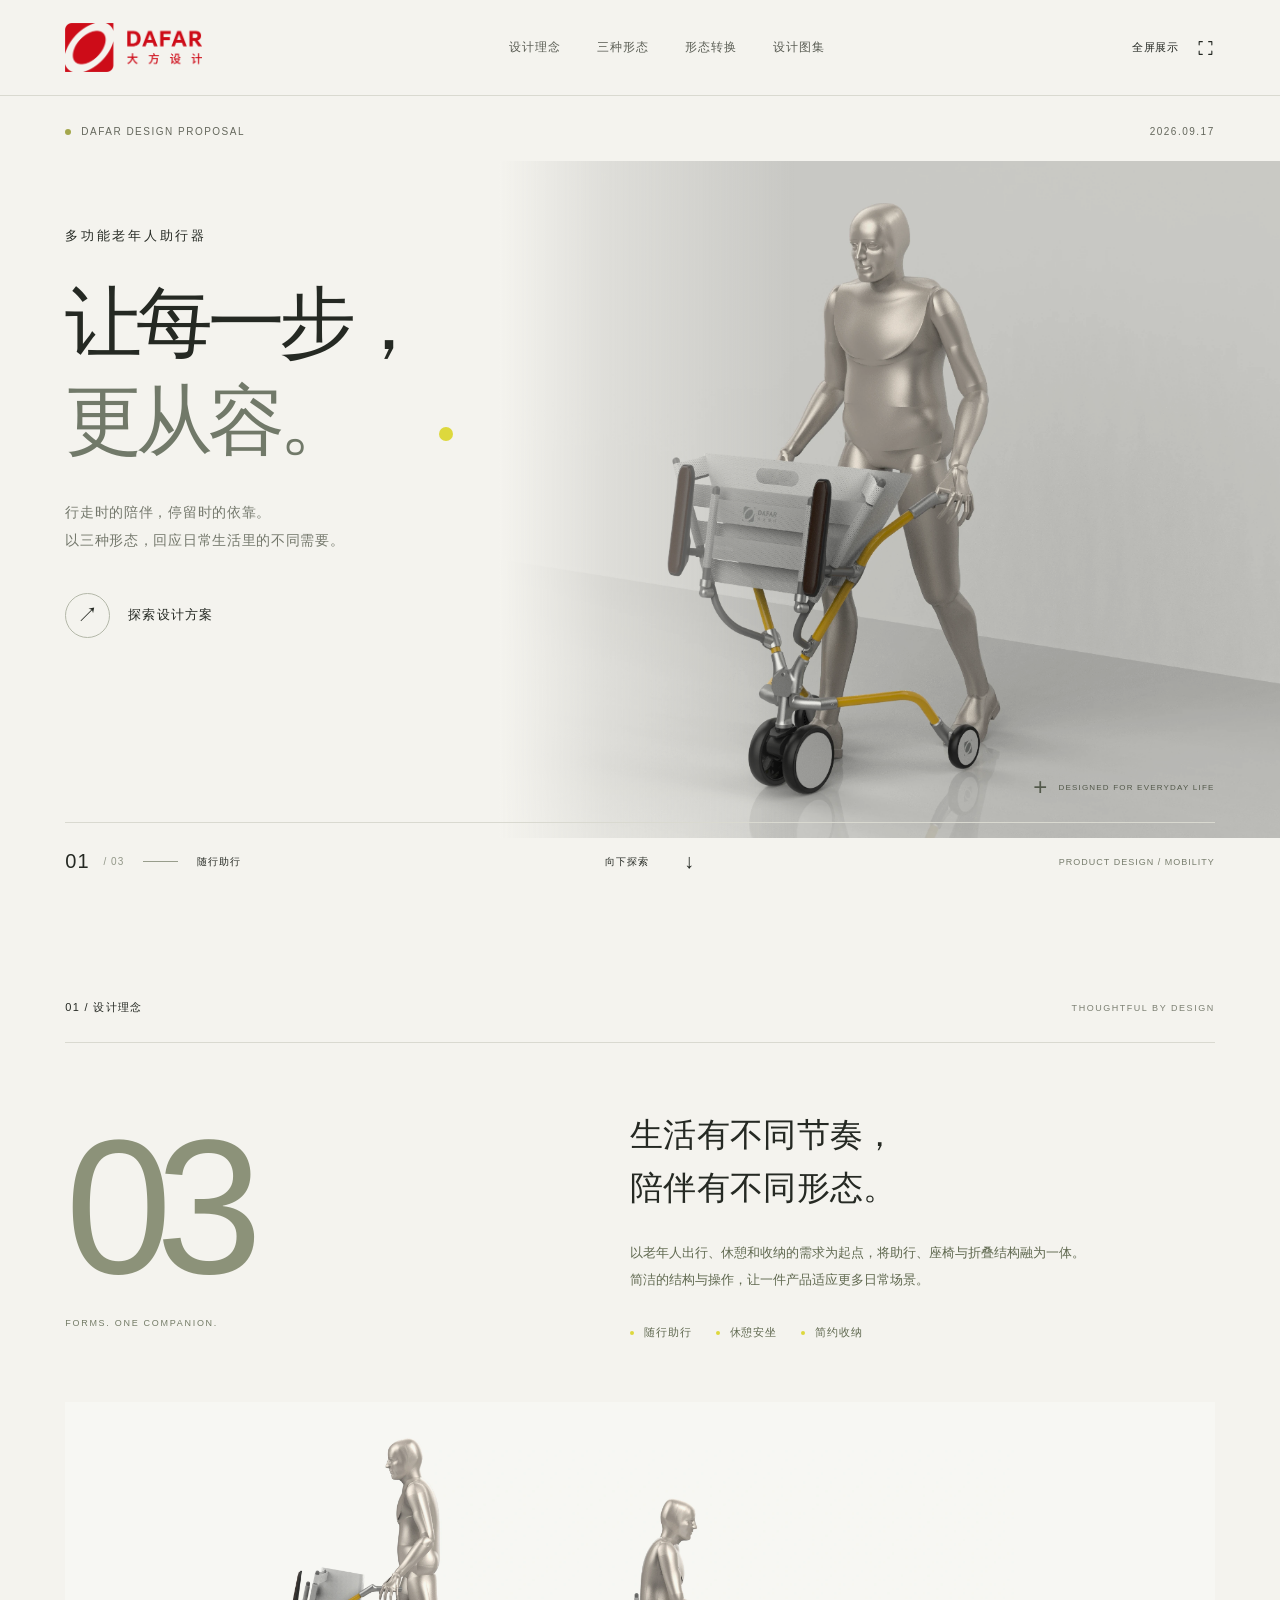
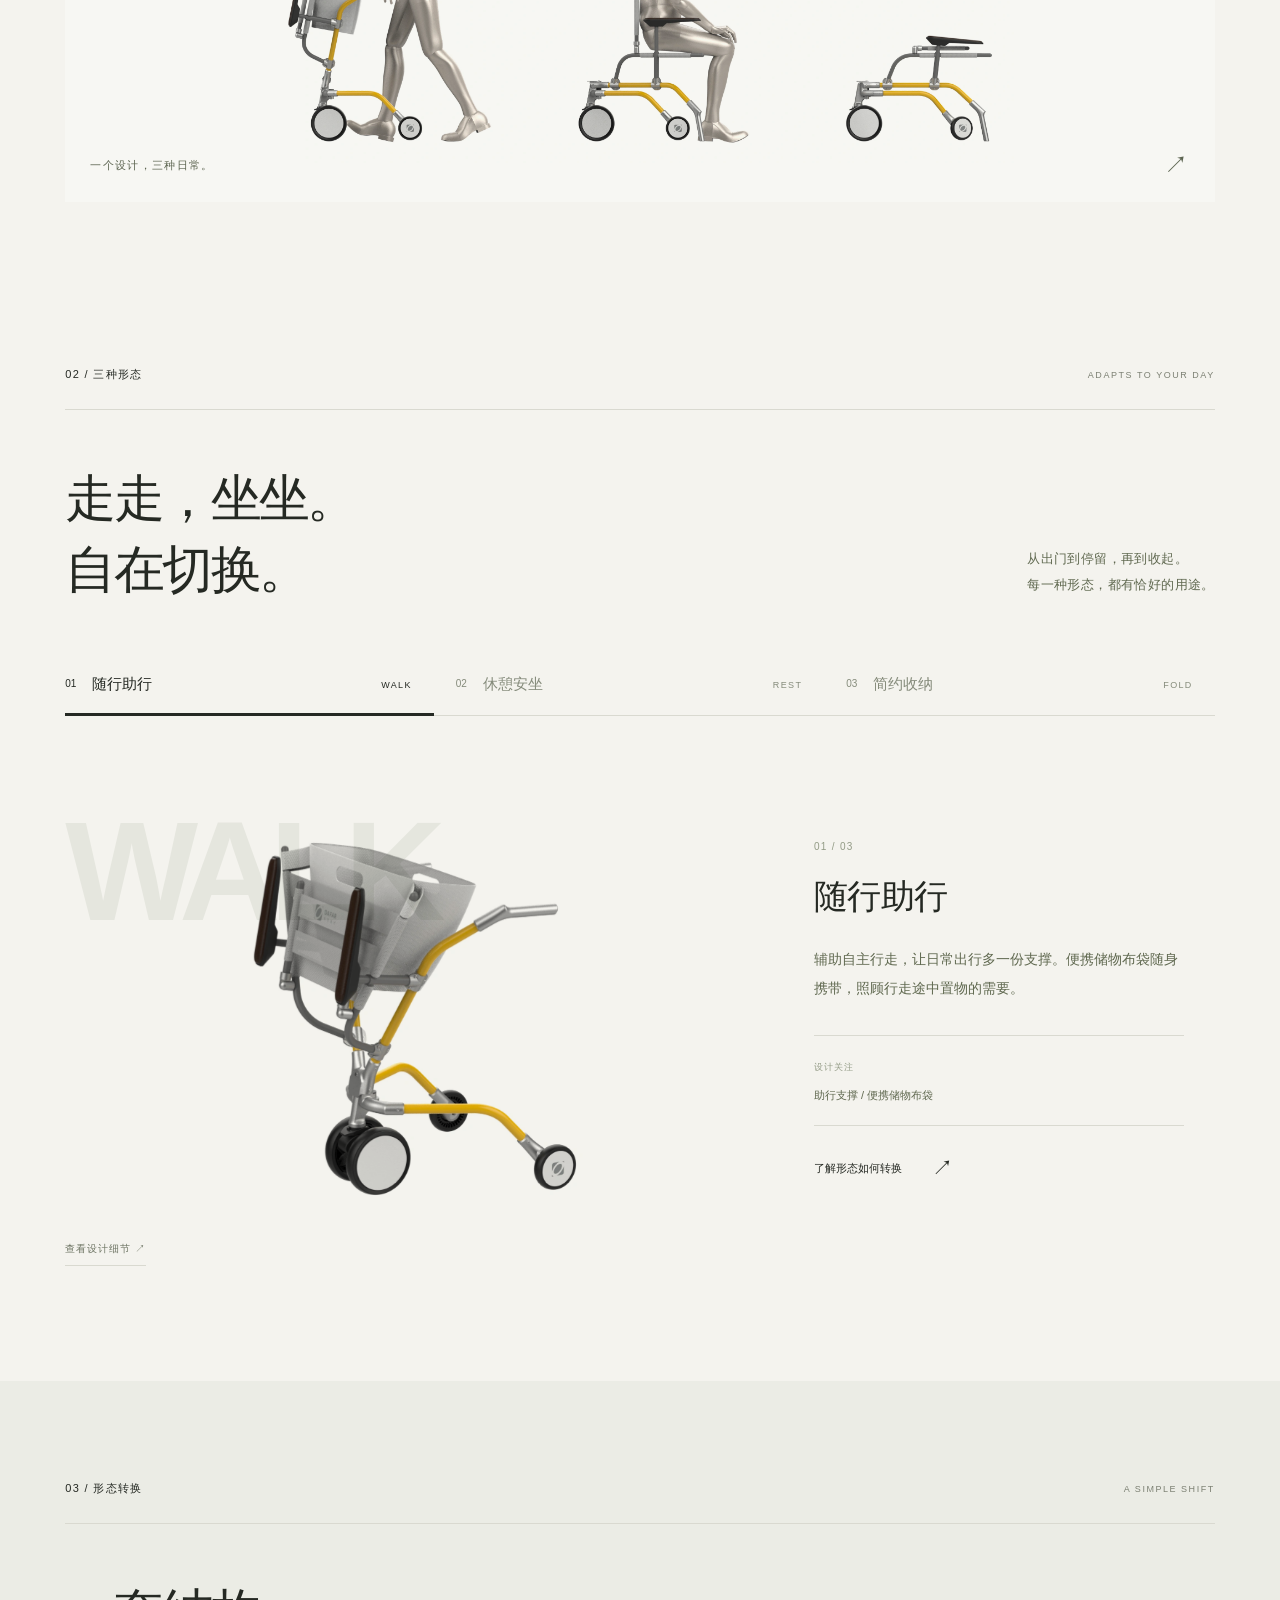
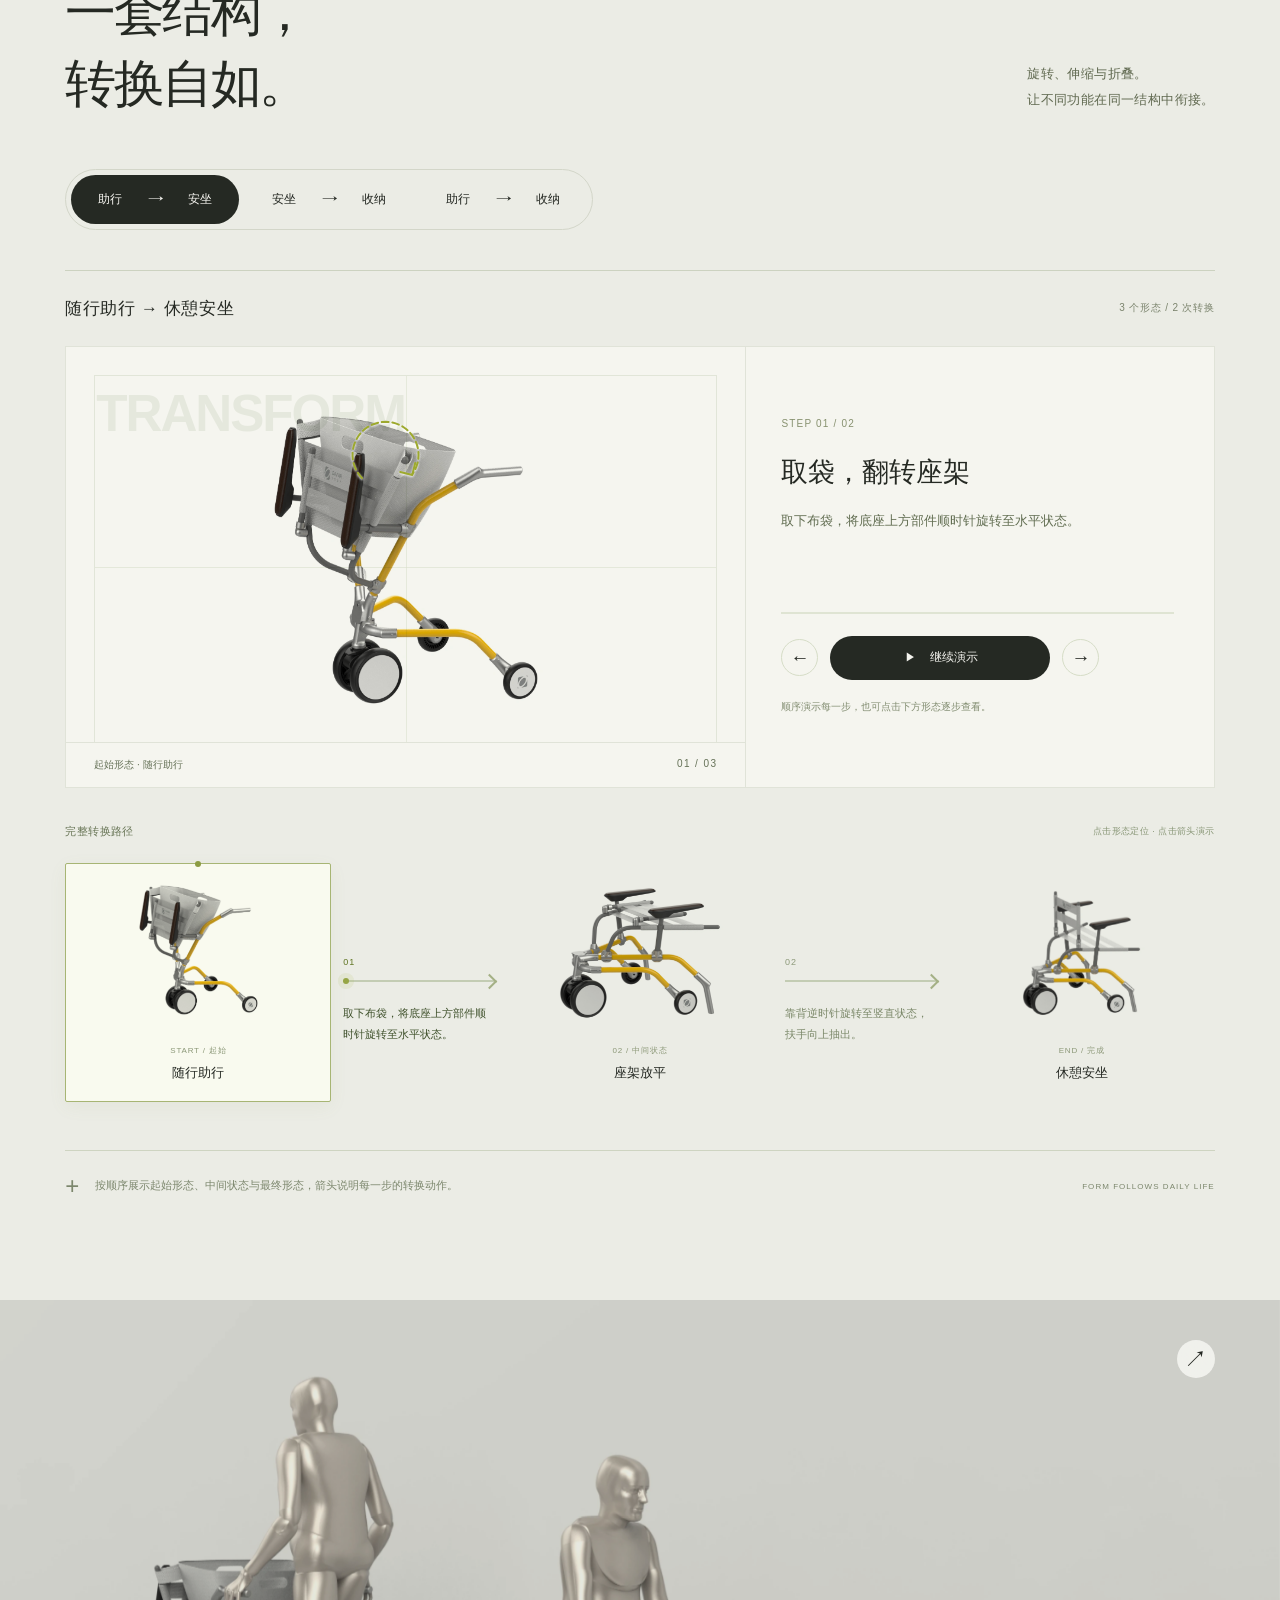
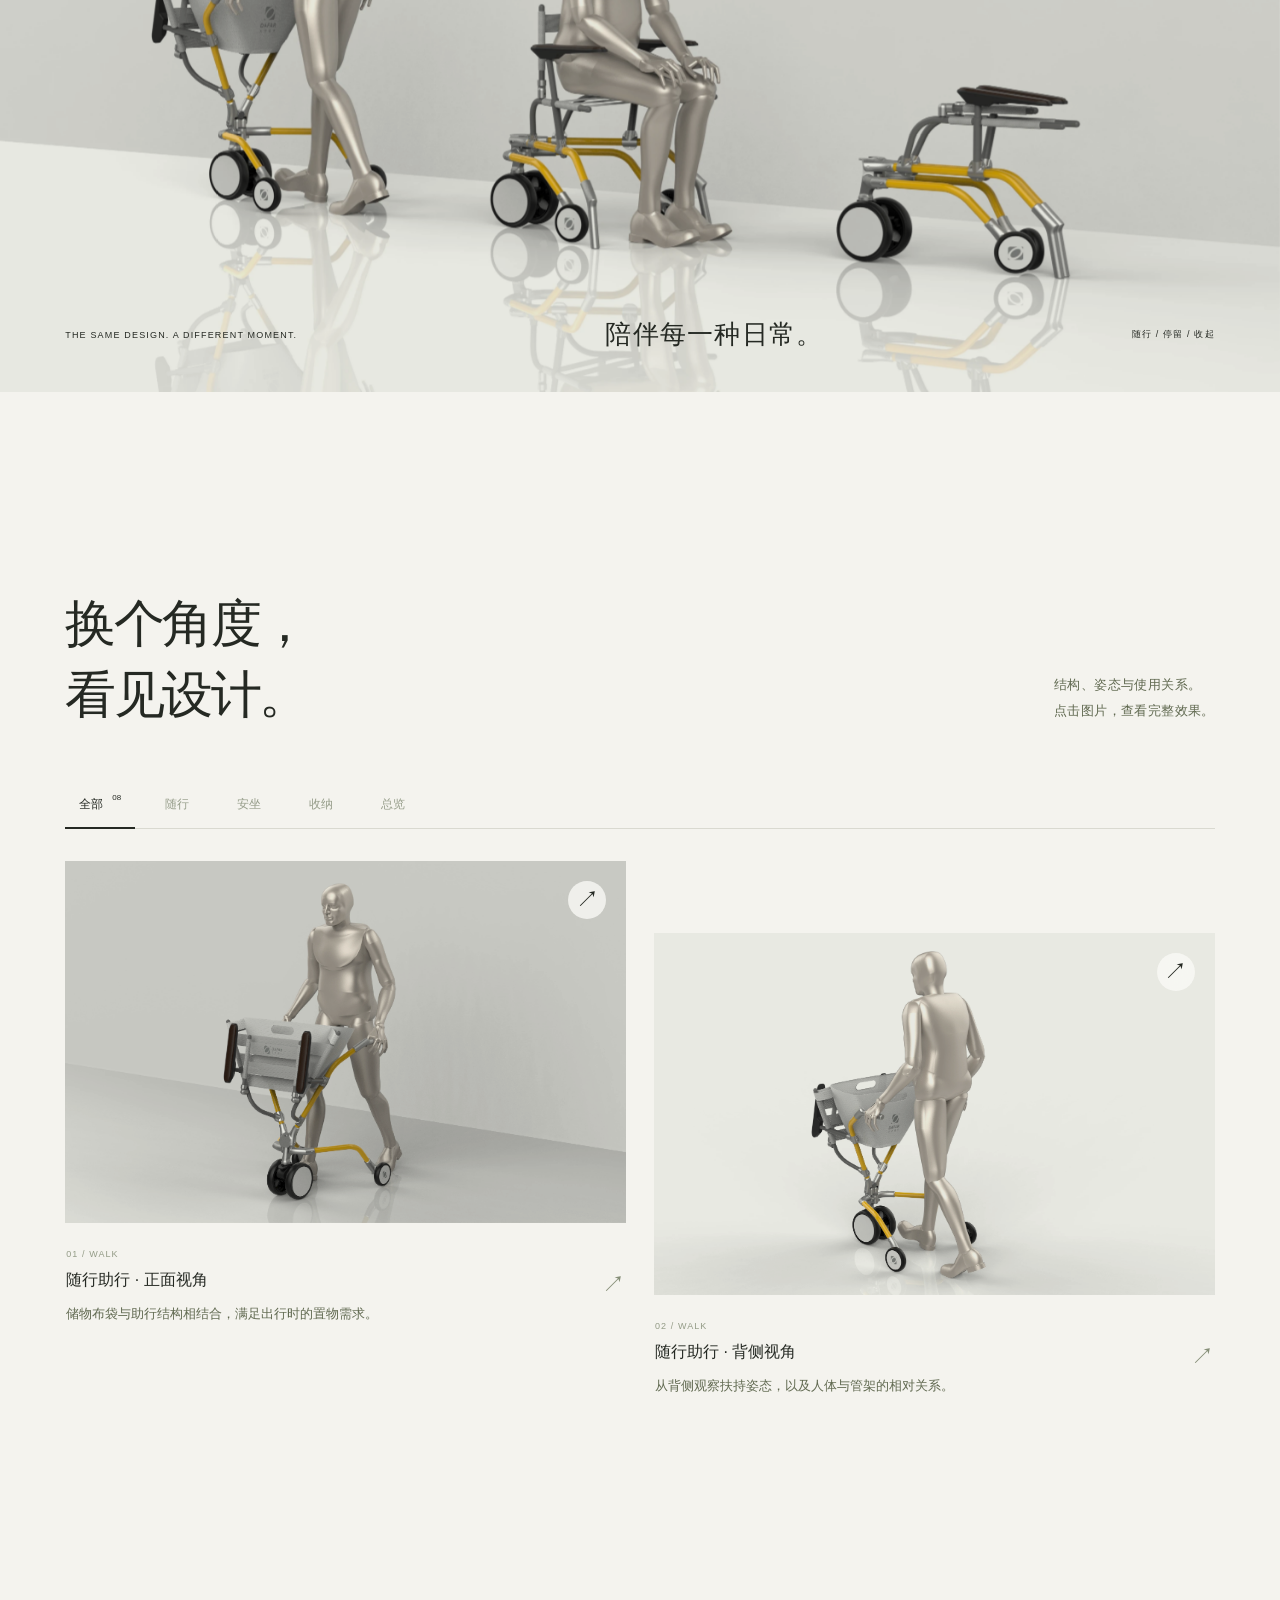
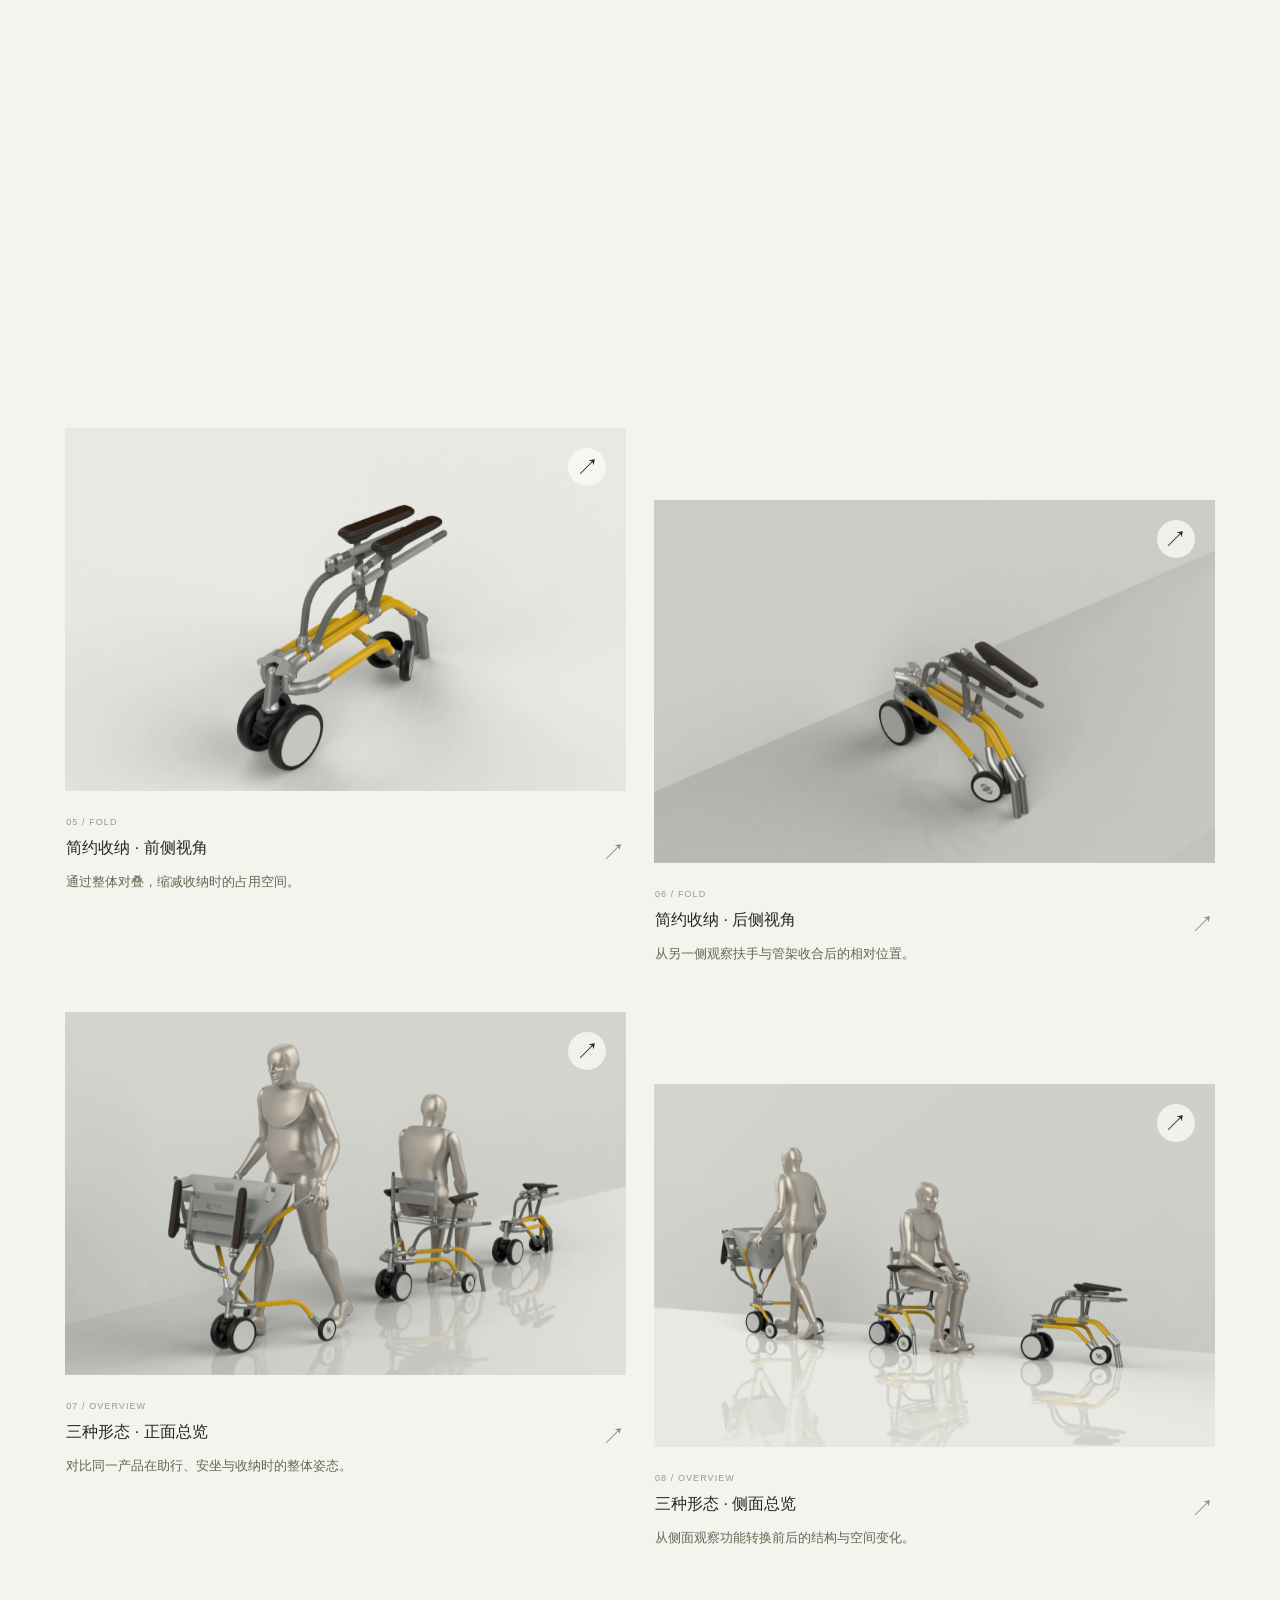
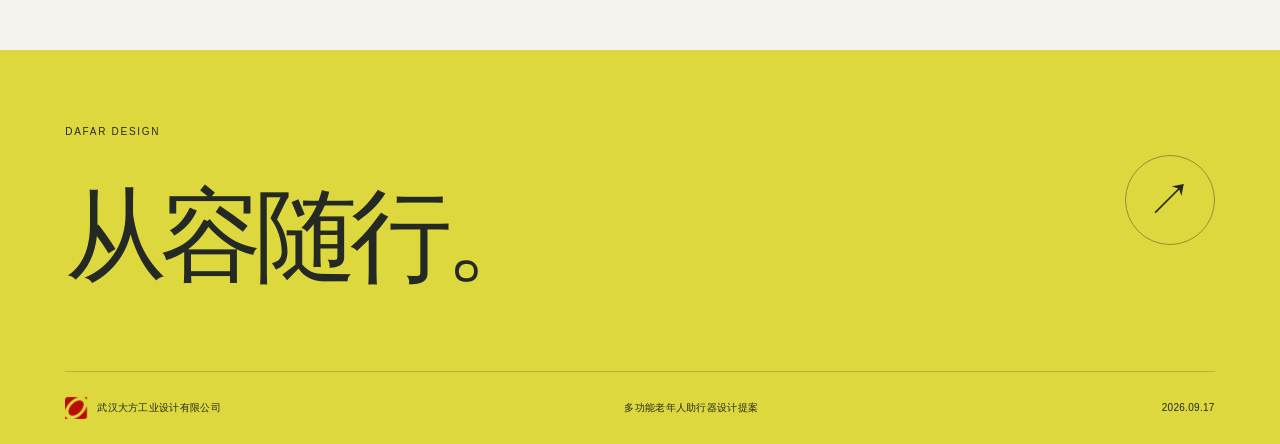
<file: index.html>
<!doctype html>
<html lang="zh-CN">
<head>
  <meta charset="UTF-8">
  <meta name="viewport" content="width=device-width, initial-scale=1">
  <meta name="proposal-version" content="20260918-1">
  <meta name="theme-color" content="#f4f3ee">
  <meta name="description" content="大方设计 · 多功能老年人助行器设计提案。随行助行、休憩安坐、简约收纳，让日常出行更加从容。">
  <title>从容随行 · 多功能老年人助行器 | 大方设计</title>
  <link rel="icon" href="assets/favicon.png">
  <link rel="stylesheet" href="style.css?v=20260918-1">
</head>
<body>
  <a class="skip-link" href="#concept">跳至方案内容</a>
  <div id="reading-progress" aria-hidden="true"></div>
  <header class="header">
    <a class="brand" href="#top" aria-label="大方设计，返回首页"><img src="assets/dafar-logo.png" width="1168" height="412" alt="DAFAR 大方设计"></a>
    <nav class="nav-links" aria-label="提案导航"><a href="#concept">设计理念</a><a href="#modes">三种形态</a><a href="#transformation">形态转换</a><a href="#gallery">设计图集</a></nav>
    <button class="presentation-button" id="fullscreen" aria-label="进入全屏展示"><span data-fullscreen-label>全屏展示</span><svg viewBox="0 0 24 24" aria-hidden="true"><path d="M8 4H4v4m12-4h4v4M4 16v4h4m12-4v4h-4"/></svg></button>
  </header>

  <main>
    <section class="hero" id="top" aria-labelledby="hero-title">
      <div class="hero-meta"><span><i></i> DAFAR DESIGN PROPOSAL</span><span>2026.09.17</span></div>
      <div class="hero-copy">
        <p class="eyebrow hero-enter">多功能老年人助行器</p>
        <h1 id="hero-title" class="hero-enter">让每一步，<br><span>更从容。</span><span class="title-dot" aria-hidden="true"></span></h1>
        <p class="hero-description hero-enter">行走时的陪伴，停留时的依靠。<br>以三种形态，回应日常生活里的不同需要。</p>
        <a class="hero-link hero-enter" href="#modes"><span class="circle-arrow">↗</span><span>探索设计方案</span></a>
      </div>
      <button class="hero-visual" data-open-image="walk-front" aria-label="放大查看：随行助行正面效果图">
        <img src="assets/render-11.webp" alt="银灰与黄色管架的助行器，配备储物布袋，展示随行助行状态" width="3000" height="1941" fetchpriority="high">
        <span class="visual-caption"><span class="tiny-cross">+</span> DESIGNED FOR EVERYDAY LIFE</span>
        <span class="image-expand" aria-hidden="true">↗</span>
      </button>
      <div class="hero-bottom"><span class="hero-index"><b>01</b><span>/ 03</span><span class="index-line"></span> 随行助行</span><a href="#concept" class="scroll-cue">向下探索 <span>↓</span></a><span class="hero-category">PRODUCT DESIGN / MOBILITY</span></div>
    </section>

    <section class="concept section-pad" id="concept" aria-labelledby="concept-title">
      <div class="section-eyebrow light reveal"><span>01 / 设计理念</span><span>THOUGHTFUL BY DESIGN</span></div>
      <div class="concept-grid">
        <div class="concept-number reveal" aria-label="三种形态"><span>0</span>3<small>FORMS. ONE COMPANION.</small></div>
        <div class="concept-copy reveal"><h2 id="concept-title">生活有不同节奏，<br>陪伴有不同形态。</h2><p>以老年人出行、休憩和收纳的需求为起点，将助行、座椅与折叠结构融为一体。简洁的结构与操作，让一件产品适应更多日常场景。</p><div class="concept-words"><span>随行助行</span><span>休憩安坐</span><span>简约收纳</span></div></div>
      </div>
      <button class="concept-overview reveal" data-open-image="overview" aria-label="放大查看：三种形态对比"><img src="assets/form-03.webp" alt="助行器的助行、安坐和收纳三种形态并排对比" width="3000" height="1941" loading="lazy"><span class="overview-note">一个设计，三种日常。<span>↗</span></span></button>
    </section>

    <section class="modes section-pad" id="modes" aria-labelledby="modes-heading">
      <div class="section-eyebrow reveal"><span>02 / 三种形态</span><span>ADAPTS TO YOUR DAY</span></div>
      <div class="section-heading reveal"><h2 id="modes-heading">走走，坐坐。<br>自在切换。</h2><p>从出门到停留，再到收起。<br>每一种形态，都有恰好的用途。</p></div>
      <div class="mode-tabs reveal" role="tablist" aria-label="选择使用形态"><button id="mode-tab-0" role="tab" data-mode="0" aria-selected="true" aria-controls="mode-panel"><span>01</span>随行助行<small>WALK</small></button><button id="mode-tab-1" role="tab" data-mode="1" aria-selected="false" aria-controls="mode-panel" tabindex="-1"><span>02</span>休憩安坐<small>REST</small></button><button id="mode-tab-2" role="tab" data-mode="2" aria-selected="false" aria-controls="mode-panel" tabindex="-1"><span>03</span>简约收纳<small>FOLD</small></button></div>
      <div id="mode-panel" class="mode-panel reveal" role="tabpanel" aria-labelledby="mode-tab-0" tabindex="0">
        <div class="mode-stage"><span id="mode-en" aria-hidden="true">WALK</span><button id="mode-open" data-open-image="walk-form" aria-label="放大当前形态图片"><img id="mode-image" src="assets/form-04.webp" width="1000" height="1000" alt="随行助行形态" loading="lazy"><span class="mode-image-hint">查看设计细节 ↗</span></button></div>
        <div class="mode-copy"><span class="mode-number" id="mode-number">01 / 03</span><h3 id="mode-title">随行助行</h3><p id="mode-description">辅助自主行走，让日常出行多一份支撑。便携储物布袋随身携带，照顾行走途中置物的需要。</p><div class="mode-detail"><span class="small-label">设计关注</span><p id="mode-detail">助行支撑 / 便携储物布袋</p></div><a href="#transformation" class="text-link">了解形态如何转换 <span>↗</span></a></div>
      </div>
    </section>

    <section class="transformation section-pad" id="transformation" aria-labelledby="transformation-heading">
      <div class="section-eyebrow reveal"><span>03 / 形态转换</span><span>A SIMPLE SHIFT</span></div>
      <div class="section-heading reveal"><h2 id="transformation-heading">一套结构，<br>转换自如。</h2><p>旋转、伸缩与折叠。<br>让不同功能在同一结构中衔接。</p></div>
      <div class="route-tabs reveal" role="tablist" aria-label="选择形态转换路径"><button id="route-tab-0" data-route="0" role="tab" aria-selected="true" aria-controls="route-panel">助行 <span>↗</span> 安坐</button><button id="route-tab-1" data-route="1" role="tab" aria-selected="false" aria-controls="route-panel" tabindex="-1">安坐 <span>↗</span> 收纳</button><button id="route-tab-2" data-route="2" role="tab" aria-selected="false" aria-controls="route-panel" tabindex="-1">助行 <span>↗</span> 收纳</button></div>
      <div id="route-panel" class="flow-panel" role="tabpanel" aria-labelledby="route-tab-0">
        <div class="flow-heading"><h3 id="route-title">随行助行 → 休憩安坐</h3><span id="flow-route-count">3 个形态 / 2 次转换</span></div>
        <div class="flow-player">
          <div id="flow-stage" class="flow-stage">
            <span class="flow-stage-grid" aria-hidden="true"></span><span class="flow-stage-word" aria-hidden="true">TRANSFORM</span>
            <button id="flow-image-button" class="flow-image-button" data-open-image="walk-form" aria-label="放大查看当前流程形态"><img id="flow-outgoing" src="assets/form-04.webp" alt="" aria-hidden="true"><img id="flow-image" src="assets/form-04.webp" alt="随行助行起始形态"><span class="flow-zoom-hint">查看当前形态 ↗</span></button>
            <div id="flow-motion" class="flow-motion" aria-hidden="true"><svg class="motion-arc" viewBox="0 0 120 120"><path class="motion-path" d="M28 88 A44 44 0 1 1 95 83"/><path d="m79 80 16 4 4-16"/></svg><svg class="motion-lift" viewBox="0 0 160 120"><path d="M35 95V25m-10 12 10-12 10 12M125 95V25m-10 12 10-12 10 12"/></svg><svg class="motion-collapse" viewBox="0 0 200 80"><path d="M8 40h60m-14-12 14 12-14 12m138-12h-60m14-12-14 12 14 12"/></svg></div>
            <div class="flow-stage-caption"><span id="flow-state-caption">起始形态 · 随行助行</span><span id="flow-state-index">01 / 03</span></div>
          </div>
          <div class="flow-narrative">
            <p id="flow-operation-kicker" class="flow-kicker">START / 起始形态</p><h4 id="flow-operation-title">随行助行</h4><p id="flow-operation-text">搭配储物布袋的随行助行状态。</p>
            <div class="flow-operation-progress" aria-hidden="true"><span id="flow-progress"></span></div>
            <div class="flow-controls"><button id="flow-prev" class="flow-control-arrow" aria-label="上一个形态">←</button><button id="flow-play" class="flow-play" aria-label="播放转换过程"><span id="flow-play-icon" aria-hidden="true">▶</span><span id="flow-play-label">播放转换过程</span></button><button id="flow-next" class="flow-control-arrow" aria-label="下一个形态">→</button></div>
            <p class="flow-control-note">顺序演示每一步，也可点击下方形态逐步查看。</p>
            <p id="flow-announcement" class="sr-only" role="status" aria-live="polite"></p>
          </div>
        </div>
        <div class="flow-overview-heading"><span>完整转换路径</span><span>点击形态定位 · 点击箭头演示</span></div>
        <div id="route-steps" class="flow-storyboard" aria-label="完整转换路径"></div>
      </div>
      <div class="process-note reveal"><span class="tiny-cross">+</span><p>按顺序展示起始形态、中间状态与最终形态，箭头说明每一步的转换动作。</p><span>FORM FOLLOWS DAILY LIFE</span></div>
    </section>

    <section class="feature-spread" aria-label="三种形态综合效果">
      <button data-open-image="three-side" class="feature-image" aria-label="放大查看：三种形态侧面总览"><img src="assets/render-17.webp" width="3000" height="1941" loading="lazy" alt="助行、安坐与折叠收纳三种状态的侧面总览"><span class="image-expand" aria-hidden="true">↗</span></button>
      <div class="feature-caption"><span>THE SAME DESIGN. A DIFFERENT MOMENT.</span><h2>陪伴每一种日常。</h2><span>随行 / 停留 / 收起</span></div>
    </section>

    <section class="gallery section-pad" id="gallery" aria-labelledby="gallery-heading">
      <div class="section-eyebrow reveal"><span>04 / 多角度效果图</span><span>A CLOSER LOOK</span></div>
      <div class="section-heading reveal"><h2 id="gallery-heading">换个角度，<br>看见设计。</h2><p>结构、姿态与使用关系。<br>点击图片，查看完整效果。</p></div>
      <div class="gallery-filters" role="group" aria-label="筛选效果图"><button data-gallery-filter="all" aria-pressed="true">全部 <sup>08</sup></button><button data-gallery-filter="walk" aria-pressed="false">随行</button><button data-gallery-filter="sit" aria-pressed="false">安坐</button><button data-gallery-filter="store" aria-pressed="false">收纳</button><button data-gallery-filter="overview" aria-pressed="false">总览</button></div>
      <div class="gallery-grid">
        <figure class="gallery-item reveal" data-category="walk"><button data-open-image="walk-front" aria-label="放大：随行助行，正面视角"><img src="assets/render-11.webp" width="3000" height="1941" loading="lazy" alt="随行助行正面效果，展示储物布袋与手握位置"><span class="image-expand">↗</span></button><figcaption><div><span class="small-label">01 / WALK</span><h3>随行助行 · 正面视角</h3><p>储物布袋与助行结构相结合，满足出行时的置物需求。</p></div><span>↗</span></figcaption></figure>
        <figure class="gallery-item reveal" data-category="walk"><button data-open-image="walk-rear" aria-label="放大：随行助行，背侧视角"><img src="assets/render-10.webp" width="3000" height="1941" loading="lazy" alt="随行助行背侧效果，展示人体与助行器的位置关系"><span class="image-expand">↗</span></button><figcaption><div><span class="small-label">02 / WALK</span><h3>随行助行 · 背侧视角</h3><p>从背侧观察扶持姿态，以及人体与管架的相对关系。</p></div><span>↗</span></figcaption></figure>
        <figure class="gallery-item reveal" data-category="sit"><button data-open-image="sit-front" aria-label="放大：休憩安坐，正面视角"><img src="assets/render-13.webp" width="3000" height="1941" loading="lazy" alt="坐在展开座椅上的人体模型，展示扶手与坐姿"><span class="image-expand">↗</span></button><figcaption><div><span class="small-label">03 / REST</span><h3>休憩安坐 · 正面视角</h3><p>展开坐垫与靠背，配合伸缩扶手，提供即时休憩支撑。</p></div><span>↗</span></figcaption></figure>
        <figure class="gallery-item reveal" data-category="sit"><button data-open-image="sit-rear" aria-label="放大：休憩安坐，背侧视角"><img src="assets/render-12.webp" width="3000" height="1941" loading="lazy" alt="安坐状态背侧效果，展示靠背与座架"><span class="image-expand">↗</span></button><figcaption><div><span class="small-label">04 / REST</span><h3>休憩安坐 · 背侧视角</h3><p>观察展开后的靠背、座架及其结构连接。</p></div><span>↗</span></figcaption></figure>
        <figure class="gallery-item reveal" data-category="store"><button data-open-image="store-front" aria-label="放大：简约收纳，前侧视角"><img src="assets/render-14.webp" width="3000" height="1941" loading="lazy" alt="折叠收纳形态的前侧效果"><span class="image-expand">↗</span></button><figcaption><div><span class="small-label">05 / FOLD</span><h3>简约收纳 · 前侧视角</h3><p>通过整体对叠，缩减收纳时的占用空间。</p></div><span>↗</span></figcaption></figure>
        <figure class="gallery-item reveal" data-category="store"><button data-open-image="store-rear" aria-label="放大：简约收纳，后侧视角"><img src="assets/render-15.webp" width="3000" height="1941" loading="lazy" alt="折叠收纳形态的后侧效果"><span class="image-expand">↗</span></button><figcaption><div><span class="small-label">06 / FOLD</span><h3>简约收纳 · 后侧视角</h3><p>从另一侧观察扶手与管架收合后的相对位置。</p></div><span>↗</span></figcaption></figure>
        <figure class="gallery-item reveal" data-category="overview"><button data-open-image="three-front" aria-label="放大：三种形态，正面总览"><img src="assets/render-16.webp" width="3000" height="1941" loading="lazy" alt="随行、安坐和收纳三形态正面排列"><span class="image-expand">↗</span></button><figcaption><div><span class="small-label">07 / OVERVIEW</span><h3>三种形态 · 正面总览</h3><p>对比同一产品在助行、安坐与收纳时的整体姿态。</p></div><span>↗</span></figcaption></figure>
        <figure class="gallery-item reveal" data-category="overview"><button data-open-image="three-side" aria-label="放大：三种形态，侧面总览"><img src="assets/render-17.webp" width="3000" height="1941" loading="lazy" alt="随行、安坐和收纳三形态侧面排列"><span class="image-expand">↗</span></button><figcaption><div><span class="small-label">08 / OVERVIEW</span><h3>三种形态 · 侧面总览</h3><p>从侧面观察功能转换前后的结构与空间变化。</p></div><span>↗</span></figcaption></figure>
      </div>
    </section>

    <footer class="footer section-pad"><div class="footer-top reveal"><p class="eyebrow">DAFAR DESIGN</p><h2>从容随行。</h2><a href="#top" class="footer-back" aria-label="回到页面顶部">↗</a></div><div class="footer-bottom"><a class="footer-brand" href="#top"><img src="assets/dafar-mark.png" width="412" height="412" alt="大方设计标志"><span>武汉大方工业设计有限公司</span></a><span>多功能老年人助行器设计提案</span><time datetime="2026-09-17">2026.09.17</time></div></footer>
  </main>

  <button id="back-top" class="back-top" hidden aria-label="回到顶部">↑</button>
  <div id="brand-cursor" aria-hidden="true"><img src="assets/dafar-mark.png" alt=""><span class="cursor-label"></span></div>
  <dialog id="lightbox" aria-labelledby="lightbox-title" aria-describedby="lightbox-description">
    <div class="lightbox-top"><span class="lightbox-brand">DAFAR <small>DESIGN VIEWER</small></span><span id="lightbox-index">01 / 14</span><div class="viewer-actions"><button id="lightbox-zoom-out" aria-label="缩小图片" title="缩小图片"><svg viewBox="0 0 24 24" aria-hidden="true"><path d="M5 12h14"/></svg></button><button id="lightbox-fit" aria-label="恢复完整居中显示" title="恢复完整居中显示">100%</button><button id="lightbox-zoom" aria-label="放大图片" title="放大图片"><svg viewBox="0 0 24 24" aria-hidden="true"><circle cx="10" cy="10" r="6"/><path d="m15 15 5 5M7 10h6m-3-3v6"/></svg></button><a id="lightbox-open-original" href="assets/render-11.webp" target="_blank" rel="noopener" aria-label="在新页面打开原图">↗</a><button id="lightbox-close" aria-label="关闭图片查看器"><svg viewBox="0 0 24 24" aria-hidden="true"><path d="m6 6 12 12M6 18 18 6"/></svg></button></div></div>
    <div id="lightbox-stage" role="region" aria-label="图片查看区域，双击放大，拖动查看细节，滚轮缩放" tabindex="0"><img id="lightbox-image" draggable="false" src="assets/render-11.webp" alt=""><p id="image-status" role="status" aria-live="polite"></p></div>
    <button id="lightbox-prev" class="viewer-prev" aria-label="上一张图片">←</button><button id="lightbox-next" class="viewer-next" aria-label="下一张图片">→</button>
    <div class="lightbox-bottom"><div><h3 id="lightbox-title"></h3><p id="lightbox-description"></p></div><span class="viewer-hint"><span class="viewer-hint-desktop">双击放大 · 拖动查看 · 滚轮缩放</span><span class="viewer-hint-touch">双指缩放 · 拖动查看</span></span></div>
  </dialog>
  <script src="data.js?v=20260918-1"></script>
  <script src="app.js?v=20260918-1"></script>
  <script src="flow.js?v=20260918-1"></script>
</body>
</html>
</file>
<file: style.css>
@charset "UTF-8";
:root{--paper:#f4f3ee;--ink:#252923;--muted:#73756b;--line:#d9d9d0;--yellow:#ddd83d;--dark:#262a24;--ease:cubic-bezier(.22,1,.36,1);--page:clamp(24px,5.1vw,96px)}
*{box-sizing:border-box}html{scroll-behavior:smooth;scroll-padding-top:96px}body{margin:0;color:var(--ink);background:var(--paper);font-family:"Arial","PingFang SC","Microsoft YaHei UI","Microsoft YaHei",sans-serif;-webkit-font-smoothing:antialiased}button,a{-webkit-tap-highlight-color:transparent}button{font:inherit;color:inherit;border:0;background:none;padding:0;cursor:pointer}a{color:inherit;text-decoration:none}img{display:block;max-width:100%;height:auto}figure,p,h1,h2,h3,h4{margin:0}::selection{background:var(--yellow);color:var(--ink)}:focus-visible{outline:2px solid #b18c0b;outline-offset:7px}button,a{touch-action:manipulation}button:disabled{opacity:.35}svg{width:22px;height:22px;fill:none;stroke:currentColor;stroke-width:1.4;stroke-linecap:round;stroke-linejoin:round}[hidden]{display:none!important}.sr-only{position:absolute;width:1px;height:1px;padding:0;overflow:hidden;clip:rect(0,0,0,0);white-space:nowrap;border:0}.skip-link{position:fixed;left:24px;top:-60px;z-index:1000;padding:12px;background:var(--yellow)}.skip-link:focus{top:16px}
#reading-progress{position:fixed;left:0;top:0;width:100%;height:3px;background:#c6ba2e;transform:scaleX(0);transform-origin:left;z-index:100}.header{height:96px;padding:0 var(--page);display:flex;align-items:center;justify-content:space-between;border-bottom:1px solid var(--line);position:sticky;top:0;z-index:30;background:rgba(244,243,238,.94);backdrop-filter:blur(16px)}.brand{display:block;width:137px}.brand img{width:100%;mix-blend-mode:multiply}.nav-links{display:flex;gap:36px;font-size:12px;letter-spacing:.08em}.nav-links a{position:relative;padding:15px 0;color:#5b5e54;transition:color .3s}.nav-links a:after{content:"";position:absolute;bottom:3px;left:0;width:100%;height:1px;background:var(--ink);transform:scaleX(0);transform-origin:left;transition:transform .35s var(--ease)}.nav-links a:hover:after,.nav-links a[aria-current]:after{transform:scaleX(1)}.nav-links a:hover{color:var(--ink)}.presentation-button{display:flex;gap:17px;align-items:center;font-size:11px;letter-spacing:.06em}.presentation-button svg{width:19px}.hero{min-height:730px;height:calc(100svh - 96px);max-height:1100px;position:relative;overflow:hidden;padding:0 var(--page);isolation:isolate}.hero-meta{position:relative;z-index:2;display:flex;justify-content:space-between;padding-top:30px;font-size:10px;letter-spacing:.15em;color:#64675c}.hero-meta>span:first-child{display:flex;align-items:center;gap:10px}.hero-meta i{height:6px;width:6px;border-radius:50%;background:#a4a74c;display:inline-block}.hero-copy{position:relative;z-index:2;width:51%;padding-top:clamp(82px,10vh,140px);pointer-events:none}.hero-copy a{pointer-events:auto}.eyebrow{font-size:13px;letter-spacing:.21em;font-weight:500}.hero h1{font-size:clamp(58px,6.05vw,104px);font-weight:500;line-height:1.27;letter-spacing:-.075em;margin:28px 0 28px;position:relative;display:inline-block}.hero h1>span:first-of-type{color:#717969}.title-dot{display:inline-block;width:14px;height:14px;border-radius:50%;background:var(--yellow);position:absolute;right:-32px;bottom:29px}.hero-description{font-size:14px;line-height:2;color:#74786c;letter-spacing:.05em}.hero-link{display:inline-flex;align-items:center;gap:18px;margin-top:39px;font-size:13px;letter-spacing:.09em}.circle-arrow{border:1px solid #b3b7a8;border-radius:50%;width:45px;height:45px;display:grid;place-items:center;font-size:21px;transition:background .35s,transform .5s var(--ease)}.hero-link:hover .circle-arrow{background:var(--yellow);border-color:var(--yellow);transform:rotate(45deg)}.hero-visual{position:absolute;right:0;top:65px;bottom:62px;width:61%;overflow:hidden;z-index:1;background:#e9e9e4;animation:hero-image 1.6s var(--ease) both}.hero-visual img{height:100%;width:100%;object-fit:cover;object-position:48% 49%;mix-blend-mode:multiply;transition:transform 1.8s var(--ease)}.hero-visual:before{content:"";position:absolute;inset:0;z-index:1;background:linear-gradient(90deg,var(--paper),rgba(244,243,238,.5) 14%,transparent 38%);pointer-events:none}.hero-visual:hover img{transform:scale(1.025)}.visual-caption{position:absolute;bottom:37px;right:var(--page);font-size:8px;letter-spacing:.15em;display:flex;align-items:center;gap:10px;z-index:2;color:#53594b}.tiny-cross{font-size:24px;font-weight:300}.image-expand{position:absolute;right:20px;top:20px;width:38px;height:38px;display:grid;place-items:center;border-radius:50%;background:rgba(250,250,247,.78);font-size:23px;backdrop-filter:blur(12px);transition:transform .5s var(--ease),background .3s}.hero-visual .image-expand{top:24px;right:var(--page);opacity:0;transition:opacity .3s}.hero-visual:hover .image-expand{opacity:1}.hero-bottom{position:absolute;bottom:0;left:var(--page);right:var(--page);display:flex;align-items:center;justify-content:space-between;height:78px;border-top:1px solid var(--line);font-size:10px;letter-spacing:.1em;z-index:2}.hero-index{display:flex;align-items:center;gap:14px;font-size:10px}.hero-index b{font-size:20px;font-weight:400}.hero-index>span:first-of-type{color:#929788}.index-line{height:1px;width:35px;background:#989d8c;margin:0 5px}.scroll-cue{display:flex;align-items:center;gap:35px}.scroll-cue span{font-size:20px;animation:scroll-float 2.5s infinite}.hero-category{font-size:9px;color:#777d6d}.hero-enter{animation:enter 1.1s var(--ease) both}.hero-enter:nth-child(2){animation-delay:.1s}.hero-enter:nth-child(3){animation-delay:.2s}.hero-enter:nth-child(4){animation-delay:.3s}
.section-pad{padding:100px var(--page)}.section-eyebrow{display:flex;align-items:center;justify-content:space-between;font-size:11px;letter-spacing:.12em;padding-bottom:27px;border-bottom:1px solid var(--line)}.section-eyebrow>span:last-child{font-size:9px;letter-spacing:.17em;color:#7c8073}.concept{background:var(--paper);color:var(--ink);position:relative;padding-bottom:65px}.section-eyebrow.light{border-color:var(--line);color:var(--ink)}.section-eyebrow.light>span:last-child{color:#7c8073}.concept-grid{display:grid;grid-template-columns:1fr 1.3fr;gap:10%;padding:65px 0 62px;align-items:center}.concept-number{font-size:clamp(120px,15vw,240px);font-weight:400;line-height:.9;letter-spacing:-.085em;color:#8c9279}.concept-number>span{font-weight:200}.concept-number small{display:block;font-size:9px;letter-spacing:.19em;font-weight:400;color:#737b66;margin-top:25px}.concept-copy h2{font-size:clamp(25px,2.6vw,44px);line-height:1.6;font-weight:400;letter-spacing:.01em}.concept-copy p{font-size:13px;line-height:2.1;color:#606950;margin-top:24px;max-width:460px}.concept-words{display:flex;gap:24px;font-size:11px;letter-spacing:.08em;color:#606950;margin-top:32px}.concept-words span{display:flex;align-items:center;gap:10px}.concept-words span:before{content:"";width:4px;height:4px;background:var(--yellow);border-radius:50%}.concept-overview{display:block;background:#f7f7f3;width:100%;height:400px;position:relative;overflow:hidden}.concept-overview img{width:100%;height:100%;object-fit:cover;mix-blend-mode:multiply;transition:transform 1.3s var(--ease)}.concept-overview:hover img{transform:scale(1.025)}.overview-note{position:absolute;left:25px;right:25px;bottom:21px;color:#5d6551;display:flex;align-items:center;justify-content:space-between;font-size:11px;letter-spacing:.12em}.overview-note>span{font-size:24px}.section-heading{display:flex;align-items:flex-end;justify-content:space-between;gap:30px;margin:54px 0 49px}.section-heading h2{font-size:clamp(35px,4vw,62px);line-height:1.38;letter-spacing:-.05em;font-weight:500}.section-heading>p{font-size:12px;line-height:2;color:#7d8174;padding-bottom:7px;letter-spacing:.03em}.mode-tabs{display:flex;border-bottom:1px solid var(--line)}.mode-tabs button{flex:1;position:relative;display:flex;align-items:center;text-align:left;gap:16px;padding:21px 22px;color:#858b7b;font-size:15px;transition:color .3s,background .3s}.mode-tabs button:first-child{padding-left:0}.mode-tabs button[aria-selected=true]{color:var(--ink)}.mode-tabs button:after{position:absolute;content:"";left:0;bottom:-1px;height:3px;width:100%;background:var(--ink);transform:scaleX(0);transform-origin:left;transition:transform .5s var(--ease)}.mode-tabs button[aria-selected=true]:after{transform:scaleX(1)}.mode-tabs button>span{font-size:10px;align-self:flex-start;padding-top:3px}.mode-tabs button small{font-size:9px;margin-left:auto;letter-spacing:.15em}.mode-panel{display:grid;grid-template-columns:1.55fr 1fr;align-items:center;min-height:565px;transition:opacity .18s,transform .5s var(--ease)}.mode-panel.is-changing{opacity:0;transform:translateY(8px)}.mode-stage{position:relative;min-width:0;height:565px;display:flex;align-items:center;justify-content:center}.mode-stage>#mode-en{position:absolute;top:75px;left:0;color:#e5e6de;font-size:clamp(80px,11vw,180px);letter-spacing:-.08em;font-weight:bold;pointer-events:none}.mode-stage>button{width:100%;height:100%;position:relative;display:flex;align-items:center;justify-content:center}.mode-stage img{position:relative;mix-blend-mode:multiply;width:70%;height:410px;object-fit:contain;margin-top:40px;transition:transform 1s var(--ease)}.mode-stage button:hover img{transform:scale(1.04) translateY(-4px)}.mode-image-hint{position:absolute;bottom:15px;left:0;font-size:10px;letter-spacing:.1em;color:#6f7665;border-bottom:1px solid var(--line);padding-bottom:9px}.mode-copy{padding:20px 0 0 50px;max-width:420px}.mode-number{font-size:10px;letter-spacing:.13em;color:#939b86}.mode-copy h3{font-size:34px;font-weight:400;letter-spacing:-.02em;margin-top:20px}.mode-copy>p{margin-top:25px;font-size:14px;line-height:2.1;color:#707863}.mode-detail{margin-top:32px;padding:20px 0;border-top:1px solid var(--line);border-bottom:1px solid var(--line)}.small-label{font-size:9px;letter-spacing:.12em;color:#939b86}.mode-detail p{font-size:11px;margin-top:12px;color:#636e56;line-height:1.7}.text-link{display:flex;align-items:center;gap:30px;font-size:11px;margin-top:28px}.text-link>span{font-size:21px;transition:transform .3s}.text-link:hover>span{transform:translate(3px,-3px)}.transformation{background:#ebece5}.route-tabs{display:inline-flex;gap:6px;padding:5px;border:1px solid #d3d6c9;border-radius:40px;margin-bottom:36px}.route-tabs button{padding:14px 27px;border-radius:30px;font-size:12px;display:flex;align-items:center;gap:25px;transition:background .4s,color .4s}.route-tabs button[aria-selected=true]{background:var(--ink);color:var(--paper)}.route-tabs button>span{font-size:16px;transform:rotate(45deg)}.route-steps{display:grid;grid-template-columns:repeat(3,minmax(0,1fr));gap:25px;min-height:410px}.step{position:relative}.step-image{display:flex;position:relative;width:100%;height:270px;background:#f6f6f0;align-items:center;justify-content:center;overflow:hidden}.step-image:after{content:"↗";position:absolute;right:18px;bottom:14px;font-size:20px;color:#7b836d}.step-image img{width:85%;height:85%;object-fit:contain;mix-blend-mode:multiply;transition:transform .8s var(--ease)}.step-image:hover img{transform:scale(1.045)}.step-count{display:block;margin-top:24px;color:#909b7c;font-size:10px;letter-spacing:.1em}.step h4{font-size:17px;font-weight:500;margin-top:12px}.step p{font-size:12px;color:#7d856f;line-height:1.9;max-width:95%;margin-top:10px}.process-note{display:flex;align-items:center;gap:16px;border-top:1px solid #ced4c1;margin-top:48px;padding-top:21px;color:#7c876d}.process-note p{font-size:11px;line-height:1.8}.process-note>span:last-child{font-size:8px;letter-spacing:.13em;margin-left:auto;white-space:nowrap}.feature-spread{position:relative;background:#e7e8e1;overflow:hidden}.feature-image{display:block;width:100%;height:auto;aspect-ratio:1.85;overflow:hidden}.feature-image>img{width:100%;height:100%;object-fit:cover;mix-blend-mode:multiply;transition:transform 1.5s var(--ease)}.feature-image:hover>img{transform:scale(1.025)}.feature-image .image-expand{right:var(--page);top:40px}.feature-caption{position:absolute;left:var(--page);right:var(--page);bottom:40px;display:flex;justify-content:space-between;align-items:center;gap:20px;pointer-events:none}.feature-caption>span{font-size:9px;letter-spacing:.13em}.feature-caption h2{font-size:26px;font-weight:400;letter-spacing:.05em}.gallery-filters{display:flex;gap:30px;margin:0 0 32px;border-bottom:1px solid var(--line)}.gallery-filters button{position:relative;padding:0 0 17px;font-size:12px;color:#979e8b;transition:color .3s}.gallery-filters button[aria-pressed=true]{color:var(--ink)}.gallery-filters button:after{content:"";position:absolute;bottom:-1px;height:2px;width:100%;background:var(--ink);left:0;transform:scaleX(0);transition:transform .4s var(--ease)}.gallery-filters button[aria-pressed=true]:after{transform:scaleX(1)}.gallery-filters sup{font-size:8px;margin-left:5px;vertical-align:top}.gallery-grid{display:grid;grid-template-columns:repeat(2,minmax(0,1fr));gap:46px 28px;align-items:start}.gallery-item:nth-child(even){padding-top:72px}.gallery-item>button{display:block;width:100%;position:relative;overflow:hidden;background:#e8e9e2}.gallery-item img{width:100%;height:auto;aspect-ratio:3000 / 1941;object-fit:cover;mix-blend-mode:multiply;transition:transform 1.2s var(--ease)}.gallery-item>button:hover img{transform:scale(1.045)}.gallery-item>button:hover .image-expand{transform:rotate(45deg);background:var(--yellow)}.gallery-item figcaption{display:flex;justify-content:space-between;gap:15px;padding:20px 1px 0}.gallery-item figcaption h3{font-size:16px;font-weight:400;margin-top:9px}.gallery-item figcaption p{font-size:11px;line-height:1.85;color:#808971;margin-top:11px}.gallery-item figcaption>span{font-size:23px;color:#858e77;align-self:center}.footer{padding-top:76px;padding-bottom:25px;background:var(--yellow)}.footer-top{position:relative;padding-bottom:65px;border-bottom:1px solid #b9b432}.footer-top .eyebrow{font-size:10px;letter-spacing:.17em}.footer h2{font-size:clamp(55px,8vw,120px);letter-spacing:-.07em;font-weight:500;margin-top:31px}.footer-back{position:absolute;right:0;top:29px;width:90px;height:90px;border:1px solid #8f9136;border-radius:50%;font-size:45px;display:grid;place-items:center;transition:background .3s,transform .5s var(--ease)}.footer-back:hover{background:var(--paper);transform:rotate(45deg)}.footer-bottom{display:flex;align-items:center;justify-content:space-between;gap:20px;padding-top:25px;font-size:10px;letter-spacing:.03em}.footer-brand{display:flex;align-items:center;gap:10px}.footer-brand img{width:22px;mix-blend-mode:multiply}.back-top{position:fixed;bottom:28px;right:28px;width:40px;height:40px;border-radius:50%;border:1px solid #bbc1af;background:rgba(244,243,238,.85);backdrop-filter:blur(10px);z-index:28;transition:background .3s;font-size:21px}.back-top:hover{background:var(--yellow)}
.js .reveal{opacity:0;transform:translateY(28px);transition:opacity .85s var(--ease),transform 1s var(--ease)}.js .reveal.is-visible{opacity:1;transform:none}#brand-cursor{position:fixed;left:0;top:0;z-index:90;pointer-events:none;display:none;align-items:center;justify-content:center;width:32px;height:32px;will-change:transform;opacity:0;transition:width .3s var(--ease),height .3s var(--ease),opacity .2s,background .3s,border-radius .3s;filter:drop-shadow(0 1px 2px #ffffffb0)}#brand-cursor img{width:24px;height:24px;object-fit:contain;transition:transform .3s,opacity .3s}#brand-cursor .cursor-label{font-size:10px;white-space:nowrap;color:var(--ink);position:absolute;opacity:0}#brand-cursor.is-active img{transform:scale(.8) rotate(-15deg)}#brand-cursor.is-image{width:64px;height:64px;background:var(--yellow);border-radius:50%;filter:none}#brand-cursor.is-image img{opacity:0}#brand-cursor.is-image .cursor-label{opacity:1}#brand-cursor.is-down img{transform:scale(.65)}
@media(hover:hover) and (pointer:fine){.custom-cursor-ready,.custom-cursor-ready *{cursor:none!important}.custom-cursor-ready #brand-cursor{display:flex}.custom-cursor-ready #lightbox,.custom-cursor-ready #lightbox *{cursor:url('assets/cursor.png') 16 16,auto!important}}
#lightbox{border:0;background:#f4f3ee;color:var(--ink);padding:0;width:calc(100vw - 50px);max-width:1800px;height:calc(100dvh - 50px);max-height:1300px;overflow:hidden;margin:auto;box-shadow:0 40px 140px #0005}#lightbox::backdrop{background:rgba(27,31,25,.83);backdrop-filter:blur(12px)}#lightbox[open]{display:flex;flex-direction:column;animation:viewer-in .35s var(--ease)}.lightbox-top{display:flex;align-items:center;justify-content:space-between;height:74px;flex-shrink:0;padding:0 30px;border-bottom:1px solid var(--line);z-index:2;background:var(--paper)}.lightbox-brand{font-size:17px;font-weight:600;letter-spacing:.08em}.lightbox-brand small{font-size:8px;font-weight:400;letter-spacing:.13em;margin-left:12px}#lightbox-index{font-size:11px;letter-spacing:.12em;color:#838c74}.viewer-actions{display:flex;align-items:center;gap:12px}.viewer-actions button,.viewer-actions a{width:35px;height:35px;display:grid;place-items:center;border-radius:50%;font-size:22px;transition:background .2s}.viewer-actions button:hover,.viewer-actions a:hover{background:#e1e3d6}#lightbox-stage{position:relative;flex:1;min-height:0;overflow:hidden;touch-action:none;overscroll-behavior:contain;background:#ebece7}#lightbox-image{position:absolute;left:50%;top:50%;width:auto;height:auto;max-width:none;max-height:none;object-fit:contain;transform-origin:center;mix-blend-mode:multiply;transition:opacity .18s;will-change:transform;user-select:none;-webkit-user-drag:none}#lightbox-stage.is-zoomed{overflow:hidden}#image-status{position:absolute;top:12px;left:50%;transform:translateX(-50%);font-size:12px;background:var(--paper);padding:8px 16px;border-radius:20px}#image-status:empty{display:none}.viewer-prev,.viewer-next{position:absolute;top:47%;z-index:2;border:1px solid #d2d6c9;border-radius:50%;height:45px;width:45px;display:grid;place-items:center;background:rgba(244,243,238,.88);font-size:20px;transition:background .3s}.viewer-prev{left:22px}.viewer-next{right:22px}.viewer-prev:hover,.viewer-next:hover{background:var(--yellow)}.lightbox-bottom{flex-shrink:0;display:flex;align-items:center;justify-content:space-between;gap:20px;min-height:105px;padding:20px 30px;border-top:1px solid var(--line);z-index:2;background:var(--paper)}.lightbox-bottom h3{font-size:17px;font-weight:500}.lightbox-bottom p{font-size:12px;line-height:1.8;color:#7d856e;margin-top:8px}.lightbox-bottom>span{white-space:nowrap;font-size:9px;letter-spacing:.06em;color:#919a81;display:flex;align-items:center;gap:12px}.lightbox-bottom i{height:12px;width:1px;background:var(--line)}
@keyframes enter{from{opacity:0;transform:translateY(27px)}to{opacity:1;transform:translateY(0)}}@keyframes hero-image{from{opacity:0;transform:scale(1.055)}to{opacity:1;transform:scale(1)}}@keyframes scroll-float{0%,100%{transform:translateY(-3px)}50%{transform:translateY(3px)}}@keyframes viewer-in{from{opacity:0;transform:translateY(12px) scale(.985)}to{opacity:1;transform:none}}
@media(min-width:1800px){.hero-visual{width:62%}.hero-copy{padding-top:140px}.concept-overview{height:500px}.mode-panel{min-height:640px}.mode-stage{height:640px}.mode-stage img{height:490px}.step-image{height:330px}}
@media(max-width:1100px){.header{height:80px}.nav-links{gap:20px}.hero{height:calc(100svh - 80px);min-height:670px}.hero-copy{padding-top:95px}.hero h1{font-size:65px}.hero-visual{width:62%;top:62px;bottom:80px}.hero-description{font-size:12px}.hero-category{display:none}.section-pad{padding-top:75px;padding-bottom:75px}.concept-grid{gap:8%;grid-template-columns:1fr 1.4fr}.concept-overview{height:300px}.mode-copy{padding-left:26px}.mode-copy h3{font-size:29px}.mode-panel{min-height:485px}.mode-stage{height:485px}.mode-stage img{height:345px}.step-image{height:220px}.route-steps{min-height:380px}.feature-caption>span:first-child{display:none}.feature-caption{bottom:30px}.gallery-grid{gap:35px 22px}.lightbox-bottom>span{display:none}}
@media(max-width:760px){:root{--page:24px}html{scroll-padding-top:116px}.header{height:100px;flex-wrap:wrap;padding-top:17px;padding-bottom:12px;gap:14px}.brand{width:112px}.presentation-button{font-size:10px;gap:10px}.presentation-button svg{width:17px}.nav-links{order:3;width:100%;justify-content:space-between;gap:14px;font-size:10px}.nav-links a{padding:0 0 6px}.nav-links a:after{bottom:0}.hero{height:auto;min-height:850px;padding-top:0}.hero-meta{padding-top:20px;font-size:8px;letter-spacing:.09em}.hero-copy{width:100%;padding-top:45px}.hero h1{font-size:57px;line-height:1.26;letter-spacing:-.06em;margin:17px 0 18px}.hero .eyebrow{font-size:11px}.title-dot{width:10px;height:10px;bottom:19px;right:-22px}.hero-description{font-size:11px;line-height:1.9}.hero-link{margin-top:24px;font-size:11px;gap:12px}.circle-arrow{width:34px;height:34px;font-size:18px}.hero-visual{top:362px;right:0;bottom:70px;width:100%;background:#e8e9e1}.hero-visual:before{background:linear-gradient(180deg,var(--paper),transparent 22%)}.hero-visual img{object-fit:cover;object-position:50% 55%}.visual-caption{right:24px;bottom:19px;font-size:7px}.hero-visual .image-expand{top:28px;right:24px;opacity:1;width:30px;height:30px;font-size:19px}.hero-bottom{height:64px}.hero-index{font-size:9px;gap:8px}.hero-index b{font-size:16px}.index-line{width:22px}.scroll-cue{font-size:9px;gap:13px}.scroll-cue span{font-size:17px}.section-pad{padding-top:55px;padding-bottom:55px}.section-eyebrow{font-size:9px;padding-bottom:20px}.section-eyebrow>span:last-child{font-size:7px;letter-spacing:.07em}.concept-grid{grid-template-columns:1fr;gap:40px;padding:45px 0}.concept-number{font-size:120px}.concept-number small{display:inline-block;margin-left:20px;font-size:8px;letter-spacing:.12em;max-width:110px;line-height:1.9}.concept-copy h2{font-size:28px;line-height:1.5}.concept-copy p{font-size:12px;margin-top:20px;line-height:2}.concept-words{font-size:10px;gap:20px;margin-top:24px}.concept-overview{height:210px;margin-left:-24px;width:calc(100% + 48px)}.concept-overview img{object-fit:cover}.overview-note{left:24px;right:24px;bottom:12px;font-size:9px}.section-heading{display:block;margin:34px 0 30px}.section-heading h2{font-size:37px;line-height:1.35}.section-heading>p{font-size:11px;line-height:1.8;margin-top:18px}.mode-tabs button{display:grid;grid-template-columns:auto 1fr;font-size:12px;padding:15px 8px;gap:8px}.mode-tabs button>span{font-size:8px;padding-top:1px}.mode-tabs button small{display:none}.mode-panel{display:flex;flex-direction:column;min-height:660px;align-items:stretch}.mode-stage{height:360px;flex-shrink:0}.mode-stage>#mode-en{font-size:90px;top:44px}.mode-stage img{height:280px;width:78%;margin-top:20px}.mode-image-hint{font-size:9px;bottom:8px}.mode-copy{padding:30px 0 0;max-width:none}.mode-copy h3{font-size:27px;margin-top:12px}.mode-copy>p{font-size:12px;line-height:1.95;margin-top:15px}.mode-number{font-size:9px}.mode-detail{margin-top:20px;padding:15px 0;display:flex;align-items:center;gap:15px}.mode-detail p{margin:0;font-size:10px}.mode-detail .small-label{font-size:8px}.text-link{margin-top:20px;font-size:10px}.route-tabs{width:100%;gap:2px;padding:4px;margin-bottom:26px;justify-content:space-between}.route-tabs button{flex:1;justify-content:center;padding:12px 8px;font-size:10px;gap:12px}.route-tabs button>span{font-size:13px}.route-steps{grid-template-columns:1fr;gap:27px}.step{display:grid;grid-template-columns:44% 1fr;column-gap:18px;align-content:center;min-height:166px}.step-image{grid-row:1 / 5;min-height:166px;height:100%}.step-image:after{font-size:15px;right:10px;bottom:8px}.step-count{margin:10px 0 0;font-size:9px}.step h4{font-size:14px;margin-top:9px;line-height:1.5}.step p{font-size:11px;line-height:1.8;margin-top:8px;max-width:100%}.process-note{gap:12px;margin-top:28px;padding-top:18px}.process-note p{font-size:10px;line-height:1.9}.process-note>span:last-child{display:none}.feature-image{aspect-ratio:1.2}.feature-image>img{object-fit:cover;object-position:center 46%}.feature-caption{left:24px;right:24px;bottom:25px;display:block}.feature-caption h2{font-size:24px}.feature-caption>span:last-child{display:block;font-size:8px;margin-top:12px}.feature-image .image-expand{top:22px}.gallery-filters{gap:24px;margin-bottom:23px}.gallery-filters button{font-size:11px;padding-bottom:13px}.gallery-grid{grid-template-columns:1fr;gap:35px}.gallery-item:nth-child(even){padding-top:0}.gallery-item figcaption{padding-top:15px}.gallery-item figcaption h3{font-size:15px;margin-top:7px}.gallery-item figcaption p{font-size:11px;margin-top:8px}.gallery-item .image-expand{height:32px;width:32px;font-size:21px;top:13px;right:13px}.footer{padding-bottom:23px}.footer-top{padding-bottom:40px}.footer h2{font-size:57px;margin-top:23px}.footer-back{width:47px;height:47px;font-size:28px;top:42px}.footer-bottom{display:grid;grid-template-columns:1fr auto;gap:17px;font-size:8px;padding-top:20px}.footer-brand{grid-column:1 / 3;font-size:10px}.footer-brand img{width:20px}.back-top{right:18px;bottom:18px;width:35px;height:35px}#lightbox{width:100vw;height:100dvh;max-height:none;max-width:none}.lightbox-top{height:66px;padding:0 16px;gap:10px}.lightbox-brand{font-size:13px}.lightbox-brand small{display:none}#lightbox-index{font-size:9px}.viewer-actions{gap:3px}.viewer-actions button,.viewer-actions a{width:31px;height:31px}.viewer-prev,.viewer-next{width:33px;height:33px;font-size:17px;top:47%}.viewer-prev{left:11px}.viewer-next{right:11px}.lightbox-bottom{padding:20px;min-height:120px}.lightbox-bottom h3{font-size:16px}.lightbox-bottom p{font-size:11px;line-height:1.85}.lightbox-top svg{width:19px}}
@media(prefers-reduced-motion:reduce){html{scroll-behavior:auto}*,*:before,*:after{animation-duration:.01ms!important;animation-iteration-count:1!important;transition-duration:.01ms!important}.js .reveal{opacity:1;transform:none}.scroll-cue span{animation:none}}
@media print{.header,#brand-cursor,.back-top,.hero-link,.scroll-cue,.gallery-filters,.route-tabs,.presentation-button{display:none!important}.hero{height:650px;min-height:0}.section-pad{padding:40px}.js .reveal{opacity:1;transform:none}.gallery-grid{gap:20px}.gallery-item{break-inside:avoid}.gallery-item:nth-child(even){padding-top:0}.gallery-item[hidden]{display:block!important}body{print-color-adjust:exact;-webkit-print-color-adjust:exact}}

#brand-cursor.is-visible{opacity:1}#brand-cursor{margin-left:-5px;margin-top:-5px}#brand-cursor.is-image{margin-left:-32px;margin-top:-32px}.lightbox-open #brand-cursor{opacity:0!important}

/* Keep proposal explanations readable on presentation screens. */
.section-heading>p,.step p,.gallery-item figcaption p,.mode-copy>p,.mode-detail p{color:#606950}
.step p,.gallery-item figcaption p{font-size:13px}
.section-heading>p{font-size:13px}
@media(max-width:760px){.step p,.gallery-item figcaption p{font-size:12px}.section-heading>p{font-size:12px}.step{min-height:182px}.step-image{min-height:182px}}
.concept-overview img{object-fit:contain;padding:15px 24px 37px}
@media(max-width:760px){.feature-image{aspect-ratio:1.35;padding-bottom:70px}.feature-image>img{object-fit:contain}.concept-overview img{padding:10px 20px 30px}}

/* The viewer fits the complete subject before applying user-controlled zoom. */
#lightbox{width:calc(100vw - 32px);height:calc(100dvh - 32px);max-width:none;max-height:none}
#lightbox-fit{width:52px;font-size:11px;font-variant-numeric:tabular-nums;letter-spacing:0}
.viewer-actions{gap:6px}
.lightbox-bottom>.viewer-hint{display:flex;color:#68705d;font-size:10px}
.viewer-hint-touch{display:none}
#lightbox #lightbox-stage,#lightbox #lightbox-stage *{cursor:zoom-in!important}
#lightbox #lightbox-stage.is-zoomed,#lightbox #lightbox-stage.is-zoomed *{cursor:grab!important}
#lightbox #lightbox-stage.is-dragging,#lightbox #lightbox-stage.is-dragging *{cursor:grabbing!important}
@media(hover:hover) and (pointer:fine){
 .custom-cursor-ready #lightbox #lightbox-stage,.custom-cursor-ready #lightbox #lightbox-stage *{cursor:zoom-in!important}
 .custom-cursor-ready #lightbox #lightbox-stage.is-zoomed,.custom-cursor-ready #lightbox #lightbox-stage.is-zoomed *{cursor:grab!important}
 .custom-cursor-ready #lightbox #lightbox-stage.is-dragging,.custom-cursor-ready #lightbox #lightbox-stage.is-dragging *{cursor:grabbing!important}
}
@media(max-width:760px){
 #lightbox{width:100vw;height:100dvh}
 .lightbox-top{padding:0 12px;gap:6px}
 .viewer-actions{gap:1px}
 .viewer-actions button,.viewer-actions a{width:28px;height:32px}
 #lightbox-fit{width:44px;font-size:10px}
 .lightbox-bottom{display:block;min-height:110px;padding:15px 20px}
 .lightbox-bottom>.viewer-hint{margin-top:10px;font-size:9px}
}
@media(hover:none){.viewer-hint-desktop{display:none}.viewer-hint-touch{display:inline}}
/* One continuous transformation path, with an animated focus view. */
.flow-panel{border-top:1px solid #ccd2c0;margin-top:4px}
.flow-heading{display:flex;align-items:center;justify-content:space-between;gap:20px;padding:26px 0}
.flow-heading h3{font-size:17px;font-weight:400;letter-spacing:.035em}
.flow-heading>span{font-size:10px;color:#7b846d;letter-spacing:.08em}
.flow-player{display:grid;grid-template-columns:1.45fr 1fr;min-height:430px;background:#f5f5ef;border:1px solid #e0e3d8;overflow:hidden}
.flow-stage{position:relative;min-width:0;height:440px;overflow:hidden;isolation:isolate;background:#f5f5ef}
.flow-stage-grid{position:absolute;inset:28px;pointer-events:none;border:1px solid #e1e5d8;z-index:-1}
.flow-stage-grid:before,.flow-stage-grid:after{content:'';position:absolute;background:#d8dfcb;opacity:.55}
.flow-stage-grid:before{width:1px;top:0;bottom:0;left:50%}.flow-stage-grid:after{height:1px;left:0;right:0;top:50%}
.flow-stage-word{position:absolute;left:30px;top:37px;font-size:clamp(32px,4vw,65px);font-weight:600;letter-spacing:-.04em;color:#e5e8dd;pointer-events:none}
.flow-image-button{position:absolute;inset:0;width:100%;height:100%;overflow:hidden;mix-blend-mode:multiply}
.flow-image-button>img{position:absolute;top:46px;left:12%;width:76%;height:calc(100% - 106px);object-fit:contain;mix-blend-mode:multiply;pointer-events:none;will-change:opacity,transform}
#flow-outgoing{opacity:0}
.flow-zoom-hint{position:absolute;right:38px;bottom:39px;font-size:9px;color:#6a765a;opacity:0;transition:opacity .2s;z-index:2}
.flow-image-button:hover .flow-zoom-hint,.flow-image-button:focus-visible .flow-zoom-hint{opacity:1}
.flow-stage-caption{position:absolute;bottom:0;left:0;right:0;display:flex;justify-content:space-between;gap:15px;padding:15px 28px;border-top:1px solid #e0e3d8;font-size:10px;color:#657157;background:#f5f5ef;pointer-events:none}
.flow-stage-caption>span:last-child{font-variant-numeric:tabular-nums;letter-spacing:.14em}
.flow-narrative{display:flex;flex-direction:column;justify-content:center;padding:40px 40px 40px 35px;border-left:1px solid #e0e3d8;min-width:0}
.flow-kicker{font-size:10px;letter-spacing:.12em;color:#87916f}
.flow-narrative h4{font-size:clamp(21px,2.1vw,33px);font-weight:400;line-height:1.5;margin-top:23px;min-height:1.5em}
#flow-operation-text{font-size:13px;line-height:2;color:#626e52;margin-top:16px;min-height:78px;max-width:350px}
.flow-operation-progress{height:2px;background:#dfe4d3;margin-top:26px;overflow:hidden}
#flow-progress{display:block;width:100%;height:100%;background:#9ba84d;transform:scaleX(0);transform-origin:left;will-change:transform}
.flow-controls{display:flex;align-items:center;gap:12px;margin-top:22px}
.flow-control-arrow{width:37px;height:37px;border:1px solid #d6ddc7;flex-shrink:0;border-radius:50%;font-size:19px;display:grid;place-items:center;transition:background .25s}
.flow-control-arrow:hover{background:#e8eddb}
.flow-play{display:flex;align-items:center;justify-content:center;gap:12px;min-height:44px;flex:1;max-width:220px;background:var(--ink);color:var(--paper);border-radius:40px;font-size:12px;transition:background .3s,transform .3s}
.flow-play:hover{background:#53613e;transform:translateY(-1px)}
#flow-play-icon{font-size:11px;width:15px;text-align:center}
.flow-control-note{font-size:10px;line-height:1.8;color:#828d71;margin-top:18px}
.flow-overview-heading{display:flex;align-items:center;justify-content:space-between;padding:36px 0 24px;font-size:11px;color:#697657;letter-spacing:.04em}
.flow-overview-heading>span:last-child{font-size:9px;color:#889676}
.flow-storyboard{display:grid;grid-template-columns:1fr .66fr 1fr .66fr 1fr;align-items:start;gap:0}
.flow-storyboard[data-states='4']{grid-template-columns:1fr .65fr 1fr .65fr 1fr .65fr 1fr}
.flow-node{min-width:0;position:relative}
.flow-node-button{width:100%;display:block;text-align:center;padding:14px 8px 18px;border:1px solid transparent;border-radius:2px;transition:background .4s,border-color .4s,box-shadow .4s;position:relative}
.flow-node-button:hover{background:#f5f6ed;border-color:#c8d1b8}
.flow-node.is-current .flow-node-button{background:#f9faef;border-color:#a7b574;box-shadow:0 5px 18px #909c6012}
.flow-node.is-current .flow-node-button:before{content:'';position:absolute;top:-3px;left:calc(50% - 3px);width:6px;height:6px;border-radius:50%;background:#8c9c42}
.flow-node-button img{width:100%;height:150px;object-fit:contain;mix-blend-mode:multiply;pointer-events:none;transition:transform .55s var(--ease)}
.flow-node.is-current img{transform:translateY(-3px)}
.flow-node-caption{display:block;margin-top:17px;pointer-events:none}
.flow-node-caption small{display:block;font-size:8px;letter-spacing:.1em;color:#8c9878;line-height:1.6}
.flow-node-caption strong{display:block;font-size:13px;font-weight:400;line-height:1.6;margin-top:5px}
.flow-connector{position:relative;padding:45px 12px 8px;text-align:left;min-width:0;align-self:stretch;color:#7b8869;transition:color .4s}
.flow-connector>small{font-size:9px;letter-spacing:.1em;display:block;margin-bottom:13px;color:#8e9b7b;pointer-events:none}
.flow-arrow{position:relative;display:block;width:100%;height:2px;background:#c3ccb3;margin-bottom:21px;pointer-events:none}
.flow-arrow:after{content:'';position:absolute;right:0;top:-4px;width:9px;height:9px;border-right:2px solid #a4b085;border-top:2px solid #a4b085;transform:rotate(45deg)}
.flow-arrow i{position:absolute;left:0;top:0;width:100%;height:2px;background:#859741;transform:scaleX(0);transform-origin:left;transition:transform .4s}
.flow-edge-description{display:block;font-size:11px;line-height:1.9;pointer-events:none}
.flow-connector:hover,.flow-connector.is-active{color:#3f512b}
.flow-connector.is-active .flow-arrow i{transform:scaleX(var(--flow-progress,0));transition:none}
.flow-connector.is-past .flow-arrow i{transform:scaleX(1)}
.flow-connector.is-active .flow-arrow:before{content:'';position:absolute;left:calc(var(--flow-progress,0)*100%);top:-2px;width:6px;height:6px;border-radius:50%;background:#96a645;box-shadow:0 0 0 5px #a3b95120}
.flow-connector.is-active>small{color:#607522}
.flow-motion{position:absolute;inset:0;pointer-events:none;z-index:3;opacity:0;transition:opacity .35s}
.flow-motion svg{position:absolute;stroke:#9da92e;stroke-width:2.7;filter:drop-shadow(0 1px 1px #fff);display:none;fill:none;stroke-linecap:round;stroke-linejoin:round}
.flow-stage[data-motion] .flow-motion{opacity:1}
.flow-stage[data-motion=lower] .motion-arc,.flow-stage[data-motion=raise] .motion-arc,.flow-stage[data-motion=rotate] .motion-arc{display:block;width:90px;height:90px;left:calc(50% - 65px);top:65px}
.flow-stage[data-motion=raise] .motion-arc{transform:scaleX(-1)}
.flow-stage[data-motion=rotate] .motion-arc{left:calc(50% + 20px);top:80px}
.flow-stage[data-motion=raise] .motion-lift{display:block;width:160px;height:120px;left:calc(50% - 50px);top:84px}
.flow-stage[data-motion=collapse] .motion-collapse{display:block;width:210px;height:80px;left:calc(50% - 105px);top:calc(50% - 50px)}
.motion-path{stroke-dasharray:9 5;animation:flow-dash 1.2s linear infinite}
.motion-lift{animation:flow-lift 1.5s var(--ease) infinite}
.motion-collapse{animation:flow-squeeze 1.5s var(--ease) infinite}
.flow-panel:not(.is-playing) .flow-motion *{animation-play-state:paused!important}
@keyframes flow-dash{to{stroke-dashoffset:-28}}
@keyframes flow-lift{0%,100%{translate:0 5px;opacity:.55}50%{translate:0 -8px;opacity:1}}
@keyframes flow-squeeze{0%,100%{scale:1;opacity:.55}50%{scale:.78 1;opacity:1}}
/* The logo's center is the actual mouse position, and the label has a full click target. */
#brand-cursor,#brand-cursor.is-image{margin:0!important}
#brand-cursor,#brand-cursor *{pointer-events:none!important}
.gallery-filters{position:relative;z-index:2;align-items:center;gap:12px;isolation:isolate}
.gallery-filters button{display:inline-flex;align-items:center;justify-content:center;gap:4px;min-width:60px;min-height:48px;padding:12px 14px;line-height:1.5;position:relative;z-index:1;pointer-events:auto}
.gallery-filters button>*,.gallery-filters button:before,.gallery-filters button:after{pointer-events:none}
.gallery-filters button sup{align-self:flex-start;margin-top:0;position:relative;top:0;font-size:8px}
@media(min-width:1600px){.flow-stage{height:500px}.flow-node-button img{height:190px}.flow-connector{padding-top:65px}.flow-edge-description{font-size:12px}}
@media(max-width:1100px){.flow-player{grid-template-columns:1.2fr 1fr}.flow-stage{height:390px}.flow-narrative{padding:28px}.flow-node-button img{height:130px}.flow-connector{padding-left:8px;padding-right:8px}.flow-edge-description{font-size:10px}.flow-node-caption strong{font-size:12px}}
@media(max-width:760px){
 .flow-heading{padding:22px 0;gap:10px}.flow-heading h3{font-size:13px}.flow-heading>span{font-size:8px;white-space:nowrap}
 .flow-player{grid-template-columns:1fr}.flow-stage{height:330px}.flow-stage-word{font-size:37px;top:30px}.flow-stage-grid{inset:20px}.flow-stage-caption{padding:13px 18px;font-size:9px}
 .flow-image-button>img{top:28px;left:10%;width:80%;height:calc(100% - 80px)}
 .flow-zoom-hint{right:20px;bottom:42px;font-size:8px;opacity:1}
 .flow-narrative{padding:24px 22px;border-left:0;border-top:1px solid #e0e3d8}.flow-kicker{font-size:9px}.flow-narrative h4{margin-top:14px;font-size:23px}
 #flow-operation-text{min-height:48px;font-size:12px;margin-top:12px}.flow-operation-progress{margin-top:19px}.flow-controls{margin-top:18px;justify-content:space-between}.flow-play{max-width:none}.flow-control-note{font-size:9px;margin-top:13px}
 .flow-overview-heading{padding:29px 0 20px;font-size:10px}.flow-overview-heading>span:last-child{font-size:8px}
 .flow-storyboard,.flow-storyboard[data-states='4']{display:flex;flex-direction:column;gap:0}
 .flow-node{width:100%}.flow-node-button{display:grid;grid-template-columns:42% 1fr;align-items:center;gap:20px;padding:12px 16px;text-align:left}
 .flow-node-button img{height:128px;width:100%}.flow-node-caption{margin:0}.flow-node-caption strong{font-size:15px;margin-top:8px}.flow-node-caption small{font-size:9px}
 .flow-connector{width:100%;min-height:99px;padding:20px 20px 20px 49%;display:flex;align-items:center;position:relative}
 .flow-connector>small{position:absolute;left:calc(23% + 16px);top:22px;font-size:9px}
 .flow-arrow{position:absolute;left:23%;top:20px;width:2px;height:calc(100% - 40px);margin:0}
 .flow-arrow:after{right:-4px;top:auto;bottom:0;transform:rotate(135deg)}
 .flow-arrow i{width:2px;height:100%;transform:scaleY(0);transform-origin:top}
 .flow-connector.is-past .flow-arrow i{transform:scaleY(1)}
 .flow-connector.is-active .flow-arrow i{transform:scaleY(var(--flow-progress,0))}
 .flow-connector.is-active .flow-arrow:before{left:-2px;top:calc(var(--flow-progress,0)*100%)}
 .flow-edge-description{font-size:11px;line-height:1.8}
 .flow-stage[data-motion=lower] .motion-arc,.flow-stage[data-motion=raise] .motion-arc,.flow-stage[data-motion=rotate] .motion-arc{width:72px;height:72px;top:45px}
 .flow-stage[data-motion=raise] .motion-lift{top:53px;width:130px;height:95px}
 .gallery-filters{gap:0;justify-content:space-between}.gallery-filters button{min-width:52px;min-height:48px;padding:12px 8px}
}
@media(prefers-reduced-motion:reduce){.flow-motion *{animation:none!important}.flow-image-button>img{will-change:auto}}
</file>
